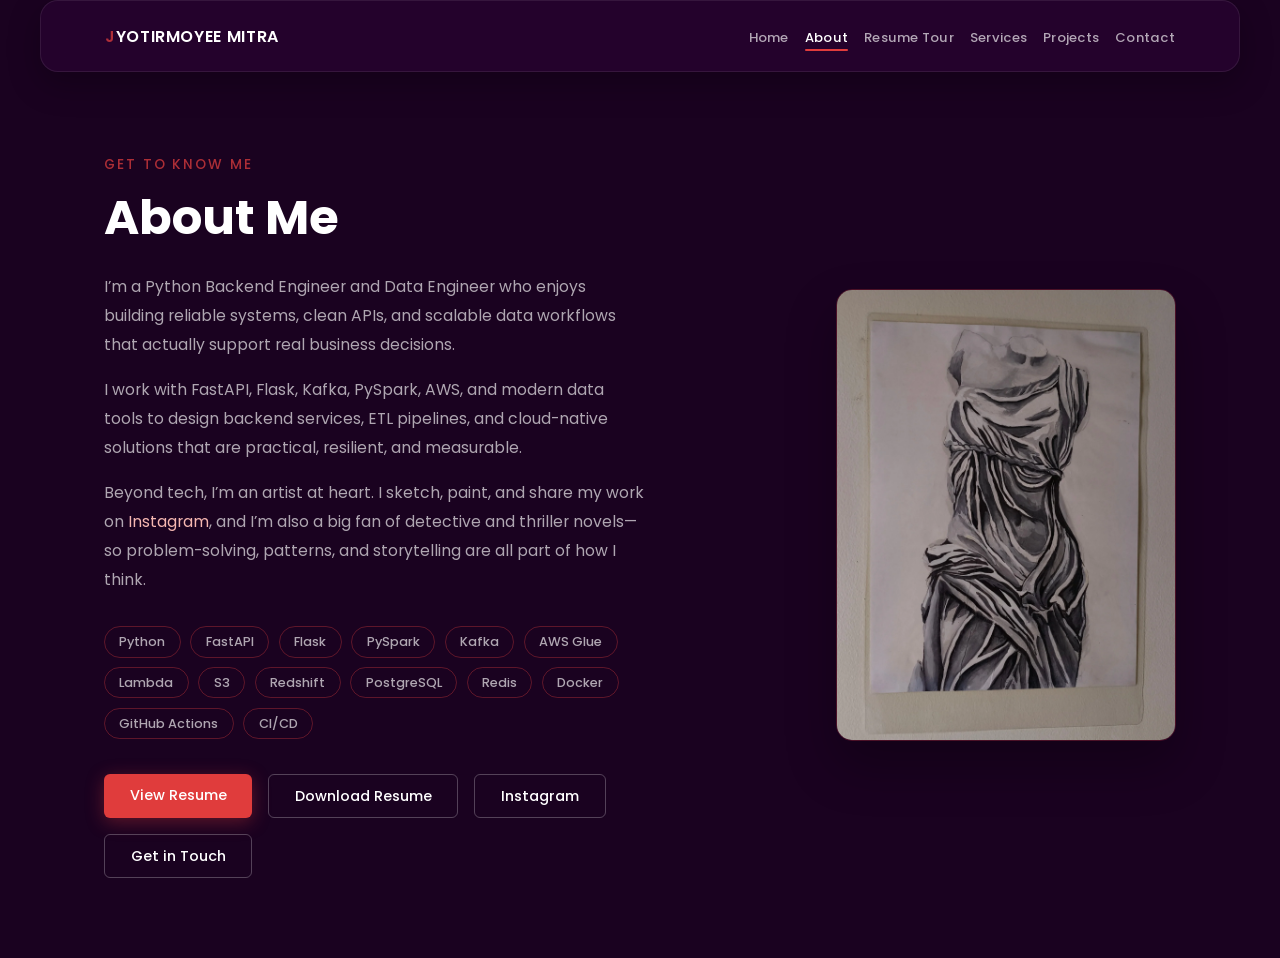
<file: PORTFOLIO/about.html>
<!DOCTYPE html>
<html lang="en">
<head>
    <meta charset="UTF-8">
    <meta name="viewport" content="width=device-width, initial-scale=1.0">
    <title>About Jyotirmoyee Mitra | Python Backend &amp; Data Engineer</title>
    <meta name="description" content="Meet Jyotirmoyee Mitra, a Python backend and data engineer in Bengaluru who builds APIs, AWS data pipelines, and streaming workflows, and enjoys making art.">
    <meta name="author" content="Jyotirmoyee Mitra">
    <meta name="robots" content="index, follow">
    <link rel="canonical" href="https://jyotirmoyeemitra.netlify.app/PORTFOLIO/about.html">
    <meta property="og:type" content="website">
    <meta property="og:site_name" content="Jyotirmoyee Mitra Portfolio">
    <meta property="og:title" content="About Jyotirmoyee Mitra | Python Backend &amp; Data Engineer">
    <meta property="og:description" content="Learn about Jyotirmoyee Mitra's backend and data engineering work, creative interests, and experience.">
    <meta property="og:url" content="https://jyotirmoyeemitra.netlify.app/PORTFOLIO/about.html">
    <meta property="og:image" content="https://jyotirmoyeemitra.netlify.app/PORTFOLIO/bg.jpg">
    <meta name="twitter:card" content="summary_large_image">
    <meta name="twitter:title" content="About Jyotirmoyee Mitra">
    <meta name="twitter:description" content="Python backend and data engineer, artist, and reader based in Bengaluru.">
    <meta name="twitter:image" content="https://jyotirmoyeemitra.netlify.app/PORTFOLIO/bg.jpg">
    <link rel="preconnect" href="https://fonts.googleapis.com">
    <link rel="preconnect" href="https://fonts.gstatic.com" crossorigin>
    <link href="https://fonts.googleapis.com/css2?family=Poppins:wght@300;400;500;600;700&display=swap" rel="stylesheet">
    <style>
        :root {
            --bg-dark: #1a0220;
            --accent: #e03c3c;
            --accent-muted: rgba(221, 61, 61, 0.75);
            --text: #ffffff;
            --text-muted: rgba(255, 255, 255, 0.65);
            --transition: 0.3s ease;
        }

        *, *::before, *::after {
            margin: 0;
            padding: 0;
            box-sizing: border-box;
        }

        html {
            scroll-behavior: smooth;
        }

        body {
            background-color: var(--bg-dark);
            color: var(--text);
            font-family: 'Poppins', sans-serif;
            min-height: 100vh;
        }

        /* ── Nav ── */
        nav {
            position: sticky;
            top: 18px;
            z-index: 100;
            display: flex;
            justify-content: space-between;
            align-items: center;
            width: min(1200px, calc(100% - 32px));
            margin: 0 auto;
            padding: 0 5%;
            height: 72px;
            background: rgba(40, 3, 48, 0.82);
            border: 1px solid rgba(255, 255, 255, 0.08);
            backdrop-filter: blur(12px);
            border-radius: 18px;
            box-shadow: 0 12px 32px rgba(0, 0, 0, 0.25);
        }

        .nav-logo {
            font-size: 1.15rem;
            font-weight: 600;
            text-transform: uppercase;
            text-decoration: none;
            color: var(--text);
            letter-spacing: 0.04em;
            transition: opacity var(--transition);
        }

        .nav-logo:hover {
            opacity: 0.85;
        }

        .nav-logo .accent {
            color: var(--accent-muted);
        }

        nav ul {
            display: flex;
            gap: 2rem;
            list-style: none;
        }

        nav ul a {
            text-decoration: none;
            color: var(--text-muted);
            font-size: 0.9rem;
            font-weight: 500;
            letter-spacing: 0.02em;
            position: relative;
            transition: color var(--transition);
        }

        nav ul a::after {
            content: '';
            position: absolute;
            bottom: -4px;
            left: 0;
            width: 0;
            height: 2px;
            background: var(--accent);
            transition: width var(--transition);
            border-radius: 2px;
        }

        nav ul a:hover,
        nav ul a.active {
            color: var(--text);
        }

        nav ul a:hover::after,
        nav ul a.active::after {
            width: 100%;
        }

        /* ── About Section ── */
        .about {
            display: flex;
            justify-content: space-between;
            align-items: center;
            gap: 2rem;
            width: min(1200px, calc(100% - 32px));
            margin: 0 auto;
            padding: 5rem 5%;
            min-height: calc(100vh - 72px);
        }

        .about-text {
            flex: 1;
            max-width: 540px;
        }

        .about-text .label {
            font-size: 0.85rem;
            font-weight: 500;
            text-transform: uppercase;
            letter-spacing: 0.14em;
            color: var(--accent-muted);
            margin-bottom: 0.75rem;
        }

        .about-text h1 {
            font-size: clamp(2rem, 4.5vw, 3rem);
            font-weight: 700;
            line-height: 1.2;
            margin-bottom: 1.6rem;
        }

        .about-text p {
            font-size: 0.98rem;
            color: var(--text-muted);
            line-height: 1.85;
            margin-bottom: 1rem;
        }

        .about-text p:last-of-type {
            margin-bottom: 0;
        }

        /* Skills / tags */
        .tags {
            display: flex;
            flex-wrap: wrap;
            gap: 0.6rem;
            margin-top: 2rem;
        }

        .tag {
            padding: 0.35rem 0.9rem;
            border-radius: 20px;
            font-size: 0.8rem;
            font-weight: 500;
            border: 1.5px solid rgba(221, 61, 61, 0.35);
            color: var(--text-muted);
            transition: border-color var(--transition), color var(--transition);
        }

        .tag:hover {
            border-color: var(--accent-muted);
            color: var(--text);
        }

        .about-actions {
            margin-top: 2.2rem;
            display: flex;
            gap: 1rem;
            flex-wrap: wrap;
        }

        .btn {
            display: inline-block;
            padding: 0.65rem 1.6rem;
            border-radius: 6px;
            font-size: 0.9rem;
            font-weight: 500;
            text-decoration: none;
            transition: transform var(--transition), box-shadow var(--transition);
        }

        .btn:hover {
            transform: translateY(-2px);
        }

        .btn-primary {
            background: var(--accent);
            color: #fff;
            box-shadow: 0 4px 18px rgba(224, 60, 60, 0.35);
        }

        .btn-primary:hover {
            box-shadow: 0 6px 24px rgba(224, 60, 60, 0.5);
        }

        .btn-outline {
            border: 1.5px solid rgba(255, 255, 255, 0.25);
            color: var(--text);
        }

        .btn-outline:hover {
            border-color: var(--accent-muted);
            color: var(--accent-muted);
        }

        /* ── About Image ── */
        .about-image {
            flex-shrink: 0;
            width: min(340px, 38vw);
        }

        .art-link {
            display: block;
            text-decoration: none;
            border-radius: 16px;
            overflow: hidden;
            border: 1px solid rgba(221, 61, 61, 0.25);
            box-shadow: 0 24px 50px rgba(0, 0, 0, 0.28);
            transition: transform var(--transition), box-shadow var(--transition);
        }

        .art-link:hover {
            transform: translateY(-4px);
            box-shadow: 0 28px 60px rgba(0, 0, 0, 0.35);
        }

        .art-link img {
            display: block;
            width: 100%;
            height: auto;
            object-fit: cover;
        }

    </style>
    <link rel="stylesheet" href="site-refinements.css">
    <script src="navigation.js" defer></script>
</head>
<body>

    <header>
        <nav>
            <a href="Jyotirmoyee_Mitra_Resume_.pdf" target="_blank" class="nav-logo">
                <span class="accent">J</span>yotirmoyee Mitra
            </a>
            <button class="nav-toggle" type="button" aria-label="Open navigation" aria-expanded="false" aria-controls="primary-nav">
                <span></span><span></span><span></span>
            </button>
            <ul id="primary-nav">
                <li><a href="index.html">Home</a></li>
                <li><a href="about.html" class="active">About</a></li>
                <li><a href="resume-tour.html">Resume Tour</a></li>
                <li><a href="services.html">Services</a></li>
                <li><a href="project.html">Projects</a></li>
                <li><a href="contact.html">Contact</a></li>
            </ul>
        </nav>
    </header>

    <main>
        <section id="about" class="about">
            <div class="about-text">
                <p class="label">Get to know me</p>
                <h1>About Me</h1>
                <p>I’m a Python Backend Engineer and Data Engineer who enjoys building reliable systems, clean APIs, and scalable data workflows that actually support real business decisions.</p>
                <p>I work with FastAPI, Flask, Kafka, PySpark, AWS, and modern data tools to design backend services, ETL pipelines, and cloud-native solutions that are practical, resilient, and measurable.</p>
                <p>Beyond tech, I’m an artist at heart. I sketch, paint, and share my work on <a href="https://www.instagram.com/the.commons_uncommon/" target="_blank" style="color: #f5b7b1; text-decoration: none;">Instagram</a>, and I’m also a big fan of detective and thriller novels—so problem-solving, patterns, and storytelling are all part of how I think.</p>

                <div class="tags">
                    <span class="tag">Python</span>
                    <span class="tag">FastAPI</span>
                    <span class="tag">Flask</span>
                    <span class="tag">PySpark</span>
                    <span class="tag">Kafka</span>
                    <span class="tag">AWS Glue</span>
                    <span class="tag">Lambda</span>
                    <span class="tag">S3</span>
                    <span class="tag">Redshift</span>
                    <span class="tag">PostgreSQL</span>
                    <span class="tag">Redis</span>
                    <span class="tag">Docker</span>
                    <span class="tag">GitHub Actions</span>
                    <span class="tag">CI/CD</span>
                </div>

                <div class="about-actions">
                    <a href="Jyotirmoyee_Mitra_Resume_.pdf" target="_blank" class="btn btn-primary">View Resume</a>
                    <a href="Jyotirmoyee_Mitra_Resume_.pdf" download class="btn btn-outline">Download Resume</a>
                    <a href="https://www.instagram.com/the.commons_uncommon/" target="_blank" class="btn btn-outline">Instagram</a>
                    <a href="contact.html" class="btn btn-outline">Get in Touch</a>
                </div>
            </div>

            <div class="about-image">
                <a class="art-link" href="https://www.instagram.com/the.commons_uncommon/p/DYEL3BvETGH/" target="_blank" aria-label="View my artwork on Instagram">
                    <img src="../686533209_18213831760325742_5411562713450178095_n.webp" alt="My artwork by Jyotirmoyee Mitra">
                </a>
            </div>
        </section>
    </main>

</body>
</html>
</file>
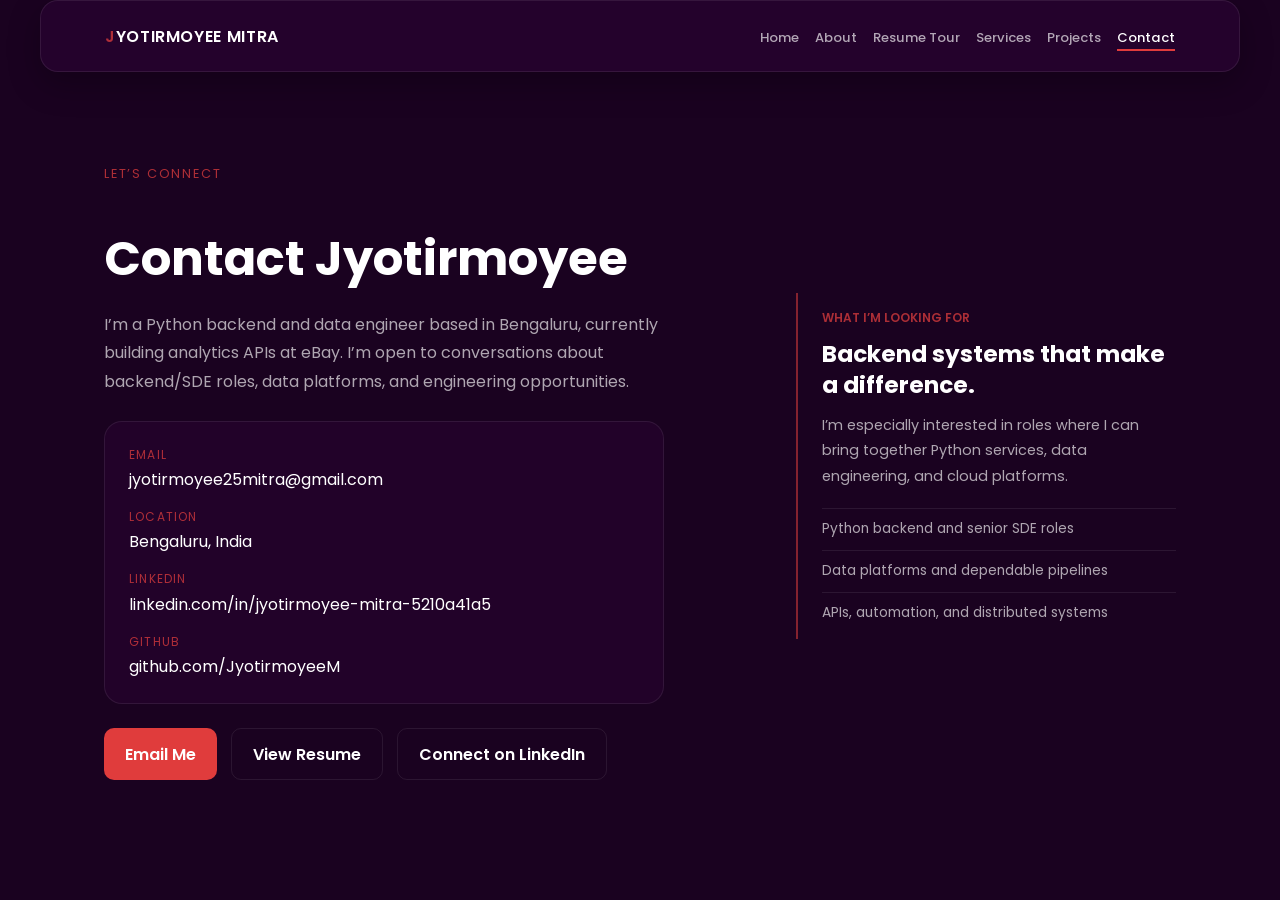
<file: PORTFOLIO/contact.html>
<!DOCTYPE html>
<html lang="en">
<head>
    <meta charset="UTF-8">
    <meta name="viewport" content="width=device-width, initial-scale=1.0">
    <title>Contact Jyotirmoyee Mitra | Python Backend &amp; Data Engineer</title>
    <meta name="description" content="Contact Jyotirmoyee Mitra, a Python backend and data engineer in Bengaluru, about backend roles, data platforms, and engineering opportunities.">
    <meta name="author" content="Jyotirmoyee Mitra">
    <meta name="robots" content="index, follow">
    <link rel="canonical" href="https://jyotirmoyeemitra.netlify.app/PORTFOLIO/contact.html">
    <meta property="og:type" content="website">
    <meta property="og:site_name" content="Jyotirmoyee Mitra Portfolio">
    <meta property="og:title" content="Contact Jyotirmoyee Mitra | Python Backend &amp; Data Engineer">
    <meta property="og:description" content="Get in touch with Jyotirmoyee Mitra about Python backend, data engineering, and cloud roles.">
    <meta property="og:url" content="https://jyotirmoyeemitra.netlify.app/PORTFOLIO/contact.html">
    <meta property="og:image" content="https://jyotirmoyeemitra.netlify.app/PORTFOLIO/Screenshot%202026-11-06%20185819.png">
    <meta name="twitter:card" content="summary_large_image">
    <meta name="twitter:title" content="Contact Jyotirmoyee Mitra">
    <meta name="twitter:description" content="Get in touch about Python backend, data engineering, and cloud roles.">
    <meta name="twitter:image" content="https://jyotirmoyeemitra.netlify.app/PORTFOLIO/Screenshot%202026-11-06%20185819.png">
    <link rel="preconnect" href="https://fonts.googleapis.com">
    <link rel="preconnect" href="https://fonts.gstatic.com" crossorigin>
    <link href="https://fonts.googleapis.com/css2?family=Poppins:wght@300;400;500;600;700&display=swap" rel="stylesheet">
    <style>
        :root {
            --bg-dark: #1a0220;
            --bg-card: #220229;
            --accent: #e03c3c;
            --accent-muted: rgba(221, 61, 61, 0.75);
            --text: #ffffff;
            --text-muted: rgba(255, 255, 255, 0.65);
            --border: rgba(255, 255, 255, 0.08);
            --transition: 0.3s ease;
        }

        * { box-sizing: border-box; }
        html { scroll-behavior: smooth; }
        body {
            margin: 0;
            background: var(--bg-dark);
            color: var(--text);
            font-family: 'Poppins', sans-serif;
        }

        nav {
            position: sticky;
            top: 18px;
            display: flex;
            justify-content: space-between;
            align-items: center;
            width: min(1200px, calc(100% - 32px));
            margin: 0 auto;
            padding: 0 5%;
            height: 72px;
            background: rgba(40, 3, 48, 0.82);
            border: 1px solid rgba(255, 255, 255, 0.08);
            backdrop-filter: blur(12px);
            border-radius: 18px;
            box-shadow: 0 12px 32px rgba(0, 0, 0, 0.25);
        }

        .nav-logo {
            font-size: 1.15rem;
            font-weight: 600;
            text-transform: uppercase;
            text-decoration: none;
            color: var(--text);
            letter-spacing: 0.04em;
        }

        .nav-logo .accent { color: var(--accent-muted); }

        nav ul {
            display: flex;
            gap: 2rem;
            list-style: none;
            margin: 0;
            padding: 0;
        }

        nav ul a {
            text-decoration: none;
            color: var(--text-muted);
            font-size: 0.9rem;
            font-weight: 500;
            position: relative;
            transition: color var(--transition);
        }

        nav ul a::after {
            content: '';
            position: absolute;
            bottom: -4px;
            left: 0;
            width: 0;
            height: 2px;
            background: var(--accent);
            transition: width var(--transition);
        }

        nav ul a:hover, nav ul a.active { color: var(--text); }
        nav ul a:hover::after, nav ul a.active::after { width: 100%; }

        .contact-wrap {
            display: flex;
            align-items: center;
            justify-content: space-between;
            gap: 3rem;
            width: min(1200px, calc(100% - 32px));
            margin: 0 auto;
            padding: 5rem 5%;
        }

        .contact-info {
            flex: 1;
            max-width: 560px;
        }

        .label {
            font-size: 0.8rem;
            letter-spacing: 0.14em;
            text-transform: uppercase;
            color: var(--accent-muted);
            margin-bottom: 0.8rem;
        }

        h1 {
            font-size: clamp(2.1rem, 4vw, 3rem);
            margin-bottom: 1rem;
        }

        .contact-info > p:not(.label) {
            color: var(--text-muted);
            line-height: 1.8;
            margin-bottom: 1rem;
            font-size: 1rem;
        }

        .contact-card {
            background: var(--bg-card);
            border: 1px solid var(--border);
            border-radius: 18px;
            padding: 1.5rem;
            margin-top: 1.5rem;
        }

        .contact-item {
            display: flex;
            flex-direction: column;
            gap: 0.2rem;
            margin-bottom: 1rem;
        }

        .contact-item:last-child { margin-bottom: 0; }

        .contact-item span {
            font-size: 0.75rem;
            text-transform: uppercase;
            letter-spacing: 0.1em;
            color: var(--accent-muted);
        }

        .contact-item a, .contact-item p {
            color: var(--text);
            text-decoration: none;
            margin: 0;
        }

        .contact-actions {
            display: flex;
            flex-wrap: wrap;
            gap: 0.9rem;
            margin-top: 1.5rem;
        }

        .action-btn {
            display: inline-flex;
            align-items: center;
            justify-content: center;
            padding: 0.8rem 1.3rem;
            border-radius: 10px;
            text-decoration: none;
            font-weight: 600;
            transition: transform var(--transition), opacity var(--transition);
        }

        .action-btn:hover {
            transform: translateY(-2px);
        }

        .action-btn.primary {
            background: var(--accent);
            color: #fff;
        }

        .action-btn.secondary {
            border: 1px solid var(--border);
            color: var(--text);
            background: transparent;
        }

        .contact-visual {
            flex-shrink: 0;
            width: min(420px, 40vw);
        }

        .contact-focus {
            max-width: 380px;
            padding: 1rem 0 1rem 1.5rem;
            border-left: 2px solid rgba(221, 61, 61, 0.55);
        }

        .contact-focus .focus-label {
            margin: 0 0 0.7rem;
            color: var(--accent-muted);
            font-size: 0.75rem;
            font-weight: 600;
            text-transform: uppercase;
        }

        .contact-focus h2 {
            margin: 0 0 0.75rem;
            font-size: 1.45rem;
            line-height: 1.35;
        }

        .contact-focus > p:not(.focus-label) {
            margin: 0;
            color: var(--text-muted);
            font-size: 0.9rem;
            line-height: 1.75;
        }

        .focus-list {
            display: grid;
            gap: 0.65rem;
            margin: 1.2rem 0 0;
            padding: 0;
            color: var(--text-muted);
            font-size: 0.86rem;
            list-style: none;
        }

        .focus-list li {
            padding-top: 0.65rem;
            border-top: 1px solid var(--border);
        }

        @media (max-width: 768px) {
            .contact-wrap { flex-direction: column; padding: 4rem 5%; }
            .contact-visual { width: min(300px, 80vw); }
        }
    </style>
    <link rel="stylesheet" href="site-refinements.css">
    <script src="navigation.js" defer></script>
</head>
<body>
    <header>
        <nav>
            <a href="Jyotirmoyee_Mitra_Resume_.pdf" target="_blank" class="nav-logo">
                <span class="accent">J</span>yotirmoyee Mitra
            </a>
            <button class="nav-toggle" type="button" aria-label="Open navigation" aria-expanded="false" aria-controls="primary-nav">
                <span></span><span></span><span></span>
            </button>
            <ul id="primary-nav">
                <li><a href="index.html">Home</a></li>
                <li><a href="about.html">About</a></li>
                <li><a href="resume-tour.html">Resume Tour</a></li>
                <li><a href="services.html">Services</a></li>
                <li><a href="project.html">Projects</a></li>
                <li><a href="contact.html" class="active">Contact</a></li>
            </ul>
        </nav>
    </header>

    <main>
        <section class="contact-wrap">
            <div class="contact-info">
                <p class="label">Let’s connect</p>
                <h1>Contact Jyotirmoyee</h1>
                <p>I’m a Python backend and data engineer based in Bengaluru, currently building analytics APIs at eBay. I’m open to conversations about backend/SDE roles, data platforms, and engineering opportunities.</p>

                <div class="contact-card">
                    <div class="contact-item">
                        <span>Email</span>
                        <a href="mailto:jyotirmoyee25mitra@gmail.com">jyotirmoyee25mitra@gmail.com</a>
                    </div>
                    <div class="contact-item">
                        <span>Location</span>
                        <p>Bengaluru, India</p>
                    </div>
                    <div class="contact-item">
                        <span>LinkedIn</span>
                        <a href="https://linkedin.com/in/jyotirmoyee-mitra-5210a41a5" target="_blank">linkedin.com/in/jyotirmoyee-mitra-5210a41a5</a>
                    </div>
                    <div class="contact-item">
                        <span>GitHub</span>
                        <a href="https://github.com/JyotirmoyeeM" target="_blank">github.com/JyotirmoyeeM</a>
                    </div>
                </div>

                <div class="contact-actions">
                    <a href="mailto:jyotirmoyee25mitra@gmail.com?subject=Portfolio%20inquiry" class="action-btn primary">Email Me</a>
                    <a href="Jyotirmoyee_Mitra_Resume_.pdf" target="_blank" class="action-btn secondary">View Resume</a>
                    <a href="https://linkedin.com/in/jyotirmoyee-mitra-5210a41a5" target="_blank" rel="noopener noreferrer" class="action-btn secondary">Connect on LinkedIn</a>
                </div>
            </div>

            <div class="contact-visual contact-focus">
                <p class="focus-label">What I’m looking for</p>
                <h2>Backend systems that make a difference.</h2>
                <p>I’m especially interested in roles where I can bring together Python services, data engineering, and cloud platforms.</p>
                <ul class="focus-list">
                    <li>Python backend and senior SDE roles</li>
                    <li>Data platforms and dependable pipelines</li>
                    <li>APIs, automation, and distributed systems</li>
                </ul>
            </div>
        </section>
    </main>
</body>
</html>
</file>
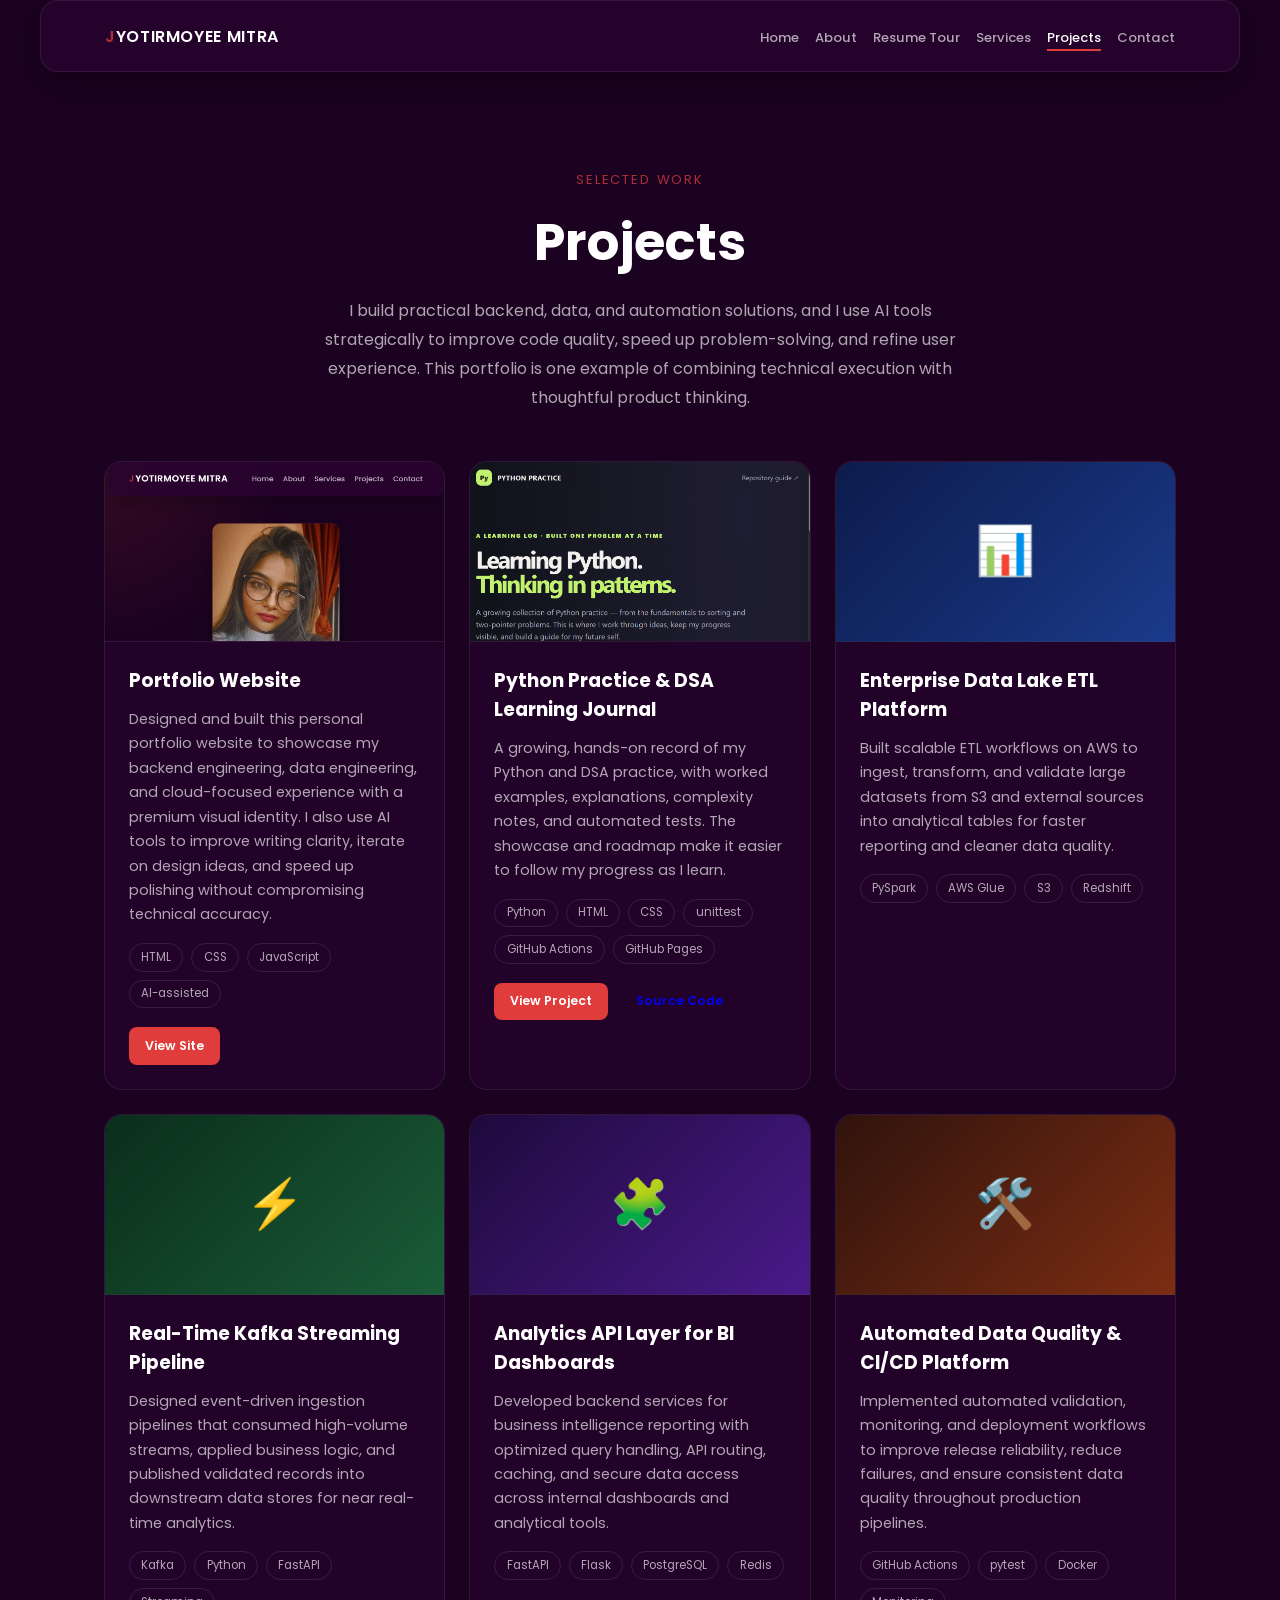
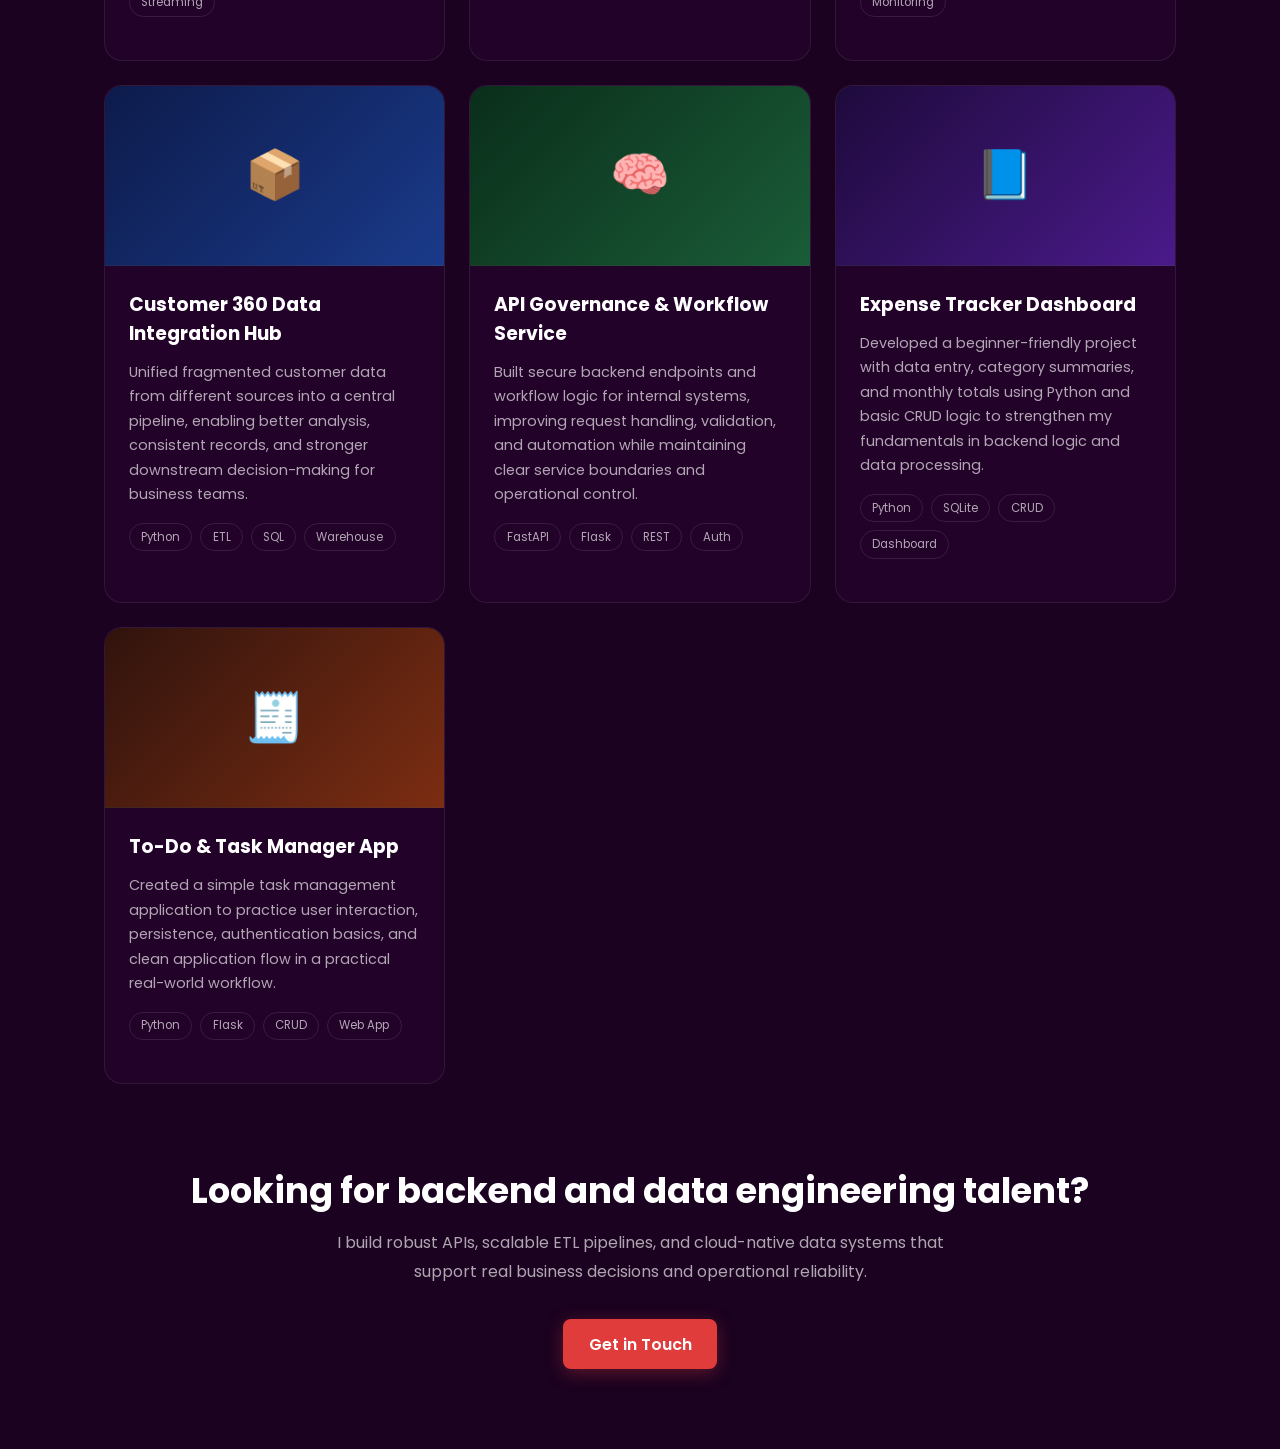
<file: PORTFOLIO/project.html>
<!DOCTYPE html>
<html lang="en">
<head>
    <meta charset="UTF-8">
    <meta name="viewport" content="width=device-width, initial-scale=1.0">
    <title>Backend &amp; Data Engineering Projects | Jyotirmoyee Mitra</title>
    <meta name="description" content="Explore backend, data engineering, and Python practice projects by Jyotirmoyee Mitra, including AWS ETL, Kafka streaming, analytics APIs, and a DSA learning journal.">
    <meta name="author" content="Jyotirmoyee Mitra">
    <meta name="robots" content="index, follow">
    <link rel="canonical" href="https://jyotirmoyeemitra.netlify.app/PORTFOLIO/project.html">
    <meta property="og:type" content="website">
    <meta property="og:site_name" content="Jyotirmoyee Mitra Portfolio">
    <meta property="og:title" content="Backend &amp; Data Engineering Projects | Jyotirmoyee Mitra">
    <meta property="og:description" content="Selected backend, AWS data, Kafka, analytics, and Python DSA learning projects.">
    <meta property="og:url" content="https://jyotirmoyeemitra.netlify.app/PORTFOLIO/project.html">
    <meta property="og:image" content="https://jyotirmoyeemitra.netlify.app/PORTFOLIO/Screenshot%202026-11-06%20185819.png">
    <meta name="twitter:card" content="summary_large_image">
    <meta name="twitter:title" content="Projects | Jyotirmoyee Mitra">
    <meta name="twitter:description" content="Selected backend, AWS data, Kafka, analytics, and Python DSA learning projects.">
    <meta name="twitter:image" content="https://jyotirmoyeemitra.netlify.app/PORTFOLIO/Screenshot%202026-11-06%20185819.png">
    <link rel="preconnect" href="https://fonts.googleapis.com">
    <link rel="preconnect" href="https://fonts.gstatic.com" crossorigin>
    <link href="https://fonts.googleapis.com/css2?family=Poppins:wght@300;400;500;600;700&display=swap" rel="stylesheet">
    <style>
        :root {
            --bg-dark: #1a0220;
            --bg-card: #220229;
            --accent: #e03c3c;
            --accent-muted: rgba(221, 61, 61, 0.75);
            --text: #ffffff;
            --text-muted: rgba(255, 255, 255, 0.65);
            --border: rgba(255, 255, 255, 0.08);
            --transition: 0.3s ease;
        }

        * { box-sizing: border-box; }
        html { scroll-behavior: smooth; }
        body {
            margin: 0;
            background: var(--bg-dark);
            color: var(--text);
            font-family: 'Poppins', sans-serif;
        }

        nav {
            position: sticky;
            top: 18px;
            z-index: 10;
            display: flex;
            justify-content: space-between;
            align-items: center;
            width: min(1200px, calc(100% - 32px));
            margin: 0 auto;
            padding: 0 5%;
            height: 72px;
            background: rgba(40, 3, 48, 0.82);
            border: 1px solid rgba(255, 255, 255, 0.08);
            backdrop-filter: blur(12px);
            border-radius: 18px;
            box-shadow: 0 12px 32px rgba(0, 0, 0, 0.25);
        }

        .nav-logo {
            font-size: 1.15rem;
            font-weight: 600;
            text-transform: uppercase;
            text-decoration: none;
            color: var(--text);
            letter-spacing: 0.04em;
        }

        .nav-logo .accent { color: var(--accent-muted); }

        nav ul {
            display: flex;
            gap: 2rem;
            list-style: none;
            margin: 0;
            padding: 0;
        }

        nav ul a {
            text-decoration: none;
            color: var(--text-muted);
            font-size: 0.9rem;
            font-weight: 500;
            position: relative;
            transition: color var(--transition);
        }

        nav ul a::after {
            content: '';
            position: absolute;
            bottom: -4px;
            left: 0;
            width: 0;
            height: 2px;
            background: var(--accent);
            transition: width var(--transition);
        }

        nav ul a:hover,
        nav ul a.active {
            color: var(--text);
        }

        nav ul a:hover::after,
        nav ul a.active::after {
            width: 100%;
        }

        .projects-header {
            text-align: center;
            padding: 5rem 8% 2rem;
        }

        .projects-header .label {
            font-size: 0.82rem;
            letter-spacing: 0.14em;
            text-transform: uppercase;
            color: var(--accent-muted);
            margin-bottom: 0.8rem;
        }

        .projects-header h1 {
            font-size: clamp(2.1rem, 4vw, 3.2rem);
            margin: 0;
        }

        .projects-header p {
            max-width: 650px;
            margin: 1rem auto 0;
            color: var(--text-muted);
            line-height: 1.8;
        }

        .projects-grid {
            display: grid;
            grid-template-columns: repeat(auto-fit, minmax(280px, 1fr));
            gap: 1.5rem;
            padding: 1rem 8% 5rem;
        }

        .project-card {
            background: var(--bg-card);
            border: 1px solid var(--border);
            border-radius: 18px;
            overflow: hidden;
            transition: transform var(--transition), border-color var(--transition), box-shadow var(--transition);
        }

        .project-card:hover {
            transform: translateY(-5px);
            border-color: rgba(221, 61, 61, 0.35);
            box-shadow: 0 12px 36px rgba(0, 0, 0, 0.35);
        }

        .project-thumb {
            height: 180px;
            display: flex;
            align-items: center;
            justify-content: center;
            font-size: 3rem;
            border-bottom: 1px solid var(--border);
            overflow: hidden;
        }

        .project-thumb img {
            display: block;
            width: 100%;
            height: 100%;
            object-fit: cover;
            object-position: top;
        }

        .thumb-1 { background: linear-gradient(135deg, #0d1b4b, #1a3a8a); }
        .thumb-2 { background: linear-gradient(135deg, #0a2e1a, #1a5c38); }
        .thumb-3 { background: linear-gradient(135deg, #1e0a3c, #4a1a8a); }
        .thumb-4 { background: linear-gradient(135deg, #30130d, #7c2d12); }

        .project-body {
            padding: 1.5rem;
        }

        .project-body h3 {
            margin: 0 0 0.75rem;
            font-size: 1.18rem;
        }

        .project-body p {
            margin: 0 0 1rem;
            color: var(--text-muted);
            line-height: 1.7;
            font-size: 0.9rem;
        }

        .tech-stack {
            display: flex;
            flex-wrap: wrap;
            gap: 0.5rem;
            margin-bottom: 1.2rem;
        }

        .tech-stack span {
            border: 1px solid rgba(255,255,255,0.1);
            border-radius: 999px;
            padding: 0.3rem 0.7rem;
            font-size: 0.72rem;
            color: var(--text-muted);
        }

        .project-links {
            display: flex;
            gap: 0.75rem;
        }

        .project-links a {
            display: inline-block;
            padding: 0.6rem 1rem;
            border-radius: 8px;
            text-decoration: none;
            font-size: 0.78rem;
            font-weight: 600;
        }

        .project-links .primary {
            background: var(--accent);
            color: #fff;
        }

        .cta {
            text-align: center;
            padding: 0 8% 5rem;
        }

        .cta h2 {
            margin: 0 0 0.75rem;
            font-size: clamp(1.5rem, 3vw, 2.2rem);
        }

        .cta p {
            margin: 0 auto 2rem;
            max-width: 620px;
            color: var(--text-muted);
            line-height: 1.8;
        }

        .btn {
            display: inline-block;
            padding: 0.8rem 1.6rem;
            border-radius: 8px;
            background: var(--accent);
            color: #fff;
            text-decoration: none;
            font-weight: 600;
            box-shadow: 0 4px 18px rgba(224, 60, 60, 0.35);
        }

        @media (max-width: 480px) {
            .projects-grid { grid-template-columns: 1fr; }
        }
    </style>
    <link rel="stylesheet" href="site-refinements.css">
    <script src="navigation.js" defer></script>
</head>
<body>
    <header>
        <nav>
            <a href="Jyotirmoyee_Mitra_Resume_.pdf" target="_blank" class="nav-logo">
                <span class="accent">J</span>yotirmoyee Mitra
            </a>
            <button class="nav-toggle" type="button" aria-label="Open navigation" aria-expanded="false" aria-controls="primary-nav">
                <span></span><span></span><span></span>
            </button>
            <ul id="primary-nav">
                <li><a href="index.html">Home</a></li>
                <li><a href="about.html">About</a></li>
                <li><a href="resume-tour.html">Resume Tour</a></li>
                <li><a href="services.html">Services</a></li>
                <li><a href="project.html" class="active">Projects</a></li>
                <li><a href="contact.html">Contact</a></li>
            </ul>
        </nav>
    </header>

    <main>
        <section class="projects-header">
            <p class="label">Selected work</p>
            <h1>Projects</h1>
            <p>I build practical backend, data, and automation solutions, and I use AI tools strategically to improve code quality, speed up problem-solving, and refine user experience. This portfolio is one example of combining technical execution with thoughtful product thinking.</p>
        </section>

        <section class="projects-grid">
            <article class="project-card">
                <div class="project-thumb">
                    <img src="Screenshot%202026-11-06%20185819.png" alt="Screenshot of my portfolio website homepage">
                </div>
                <div class="project-body">
                    <h3>Portfolio Website</h3>
                    <p>Designed and built this personal portfolio website to showcase my backend engineering, data engineering, and cloud-focused experience with a premium visual identity. I also use AI tools to improve writing clarity, iterate on design ideas, and speed up polishing without compromising technical accuracy.</p>
                    <div class="tech-stack">
                        <span>HTML</span>
                        <span>CSS</span>
                        <span>JavaScript</span>
                        <span>AI-assisted</span>
                    </div>
                    <div class="project-links">
                        <a href="index.html" class="primary">View Site</a>
                    </div>
                </div>
            </article>

            <article class="project-card">
                <div class="project-thumb">
                    <img src="Screenshot%202026-11-06%20205704.png" alt="Screenshot of my Python Practice and DSA learning journal">
                </div>
                <div class="project-body">
                    <h3>Python Practice &amp; DSA Learning Journal</h3>
                    <p>A growing, hands-on record of my Python and DSA practice, with worked examples, explanations, complexity notes, and automated tests. The showcase and roadmap make it easier to follow my progress as I learn.</p>
                    <div class="tech-stack">
                        <span>Python</span>
                        <span>HTML</span>
                        <span>CSS</span>
                        <span>unittest</span>
                        <span>GitHub Actions</span>
                        <span>GitHub Pages</span>
                    </div>
                    <div class="project-links">
                        <a href="https://jyotirmoyeem.github.io/Practice/" class="primary" target="_blank" rel="noopener noreferrer">View Project</a>
                        <a href="https://github.com/JyotirmoyeeM/Practice" target="_blank" rel="noopener noreferrer">Source Code</a>
                    </div>
                </div>
            </article>

            <article class="project-card">
                <div class="project-thumb thumb-1">📊</div>
                <div class="project-body">
                    <h3>Enterprise Data Lake ETL Platform</h3>
                    <p>Built scalable ETL workflows on AWS to ingest, transform, and validate large datasets from S3 and external sources into analytical tables for faster reporting and cleaner data quality.</p>
                    <div class="tech-stack">
                        <span>PySpark</span>
                        <span>AWS Glue</span>
                        <span>S3</span>
                        <span>Redshift</span>
                    </div>
                </div>
            </article>

            <article class="project-card">
                <div class="project-thumb thumb-2">⚡</div>
                <div class="project-body">
                    <h3>Real-Time Kafka Streaming Pipeline</h3>
                    <p>Designed event-driven ingestion pipelines that consumed high-volume streams, applied business logic, and published validated records into downstream data stores for near real-time analytics.</p>
                    <div class="tech-stack">
                        <span>Kafka</span>
                        <span>Python</span>
                        <span>FastAPI</span>
                        <span>Streaming</span>
                    </div>
                </div>
            </article>

            <article class="project-card">
                <div class="project-thumb thumb-3">🧩</div>
                <div class="project-body">
                    <h3>Analytics API Layer for BI Dashboards</h3>
                    <p>Developed backend services for business intelligence reporting with optimized query handling, API routing, caching, and secure data access across internal dashboards and analytical tools.</p>
                    <div class="tech-stack">
                        <span>FastAPI</span>
                        <span>Flask</span>
                        <span>PostgreSQL</span>
                        <span>Redis</span>
                    </div>
                </div>
            </article>

            <article class="project-card">
                <div class="project-thumb thumb-4">🛠️</div>
                <div class="project-body">
                    <h3>Automated Data Quality & CI/CD Platform</h3>
                    <p>Implemented automated validation, monitoring, and deployment workflows to improve release reliability, reduce failures, and ensure consistent data quality throughout production pipelines.</p>
                    <div class="tech-stack">
                        <span>GitHub Actions</span>
                        <span>pytest</span>
                        <span>Docker</span>
                        <span>Monitoring</span>
                    </div>
                </div>
            </article>

            <article class="project-card">
                <div class="project-thumb thumb-1">📦</div>
                <div class="project-body">
                    <h3>Customer 360 Data Integration Hub</h3>
                    <p>Unified fragmented customer data from different sources into a central pipeline, enabling better analysis, consistent records, and stronger downstream decision-making for business teams.</p>
                    <div class="tech-stack">
                        <span>Python</span>
                        <span>ETL</span>
                        <span>SQL</span>
                        <span>Warehouse</span>
                    </div>
                </div>
            </article>

            <article class="project-card">
                <div class="project-thumb thumb-2">🧠</div>
                <div class="project-body">
                    <h3>API Governance & Workflow Service</h3>
                    <p>Built secure backend endpoints and workflow logic for internal systems, improving request handling, validation, and automation while maintaining clear service boundaries and operational control.</p>
                    <div class="tech-stack">
                        <span>FastAPI</span>
                        <span>Flask</span>
                        <span>REST</span>
                        <span>Auth</span>
                    </div>
                </div>
            </article>

            <article class="project-card">
                <div class="project-thumb thumb-3">📘</div>
                <div class="project-body">
                    <h3>Expense Tracker Dashboard</h3>
                    <p>Developed a beginner-friendly project with data entry, category summaries, and monthly totals using Python and basic CRUD logic to strengthen my fundamentals in backend logic and data processing.</p>
                    <div class="tech-stack">
                        <span>Python</span>
                        <span>SQLite</span>
                        <span>CRUD</span>
                        <span>Dashboard</span>
                    </div>
                </div>
            </article>

            <article class="project-card">
                <div class="project-thumb thumb-4">🧾</div>
                <div class="project-body">
                    <h3>To-Do & Task Manager App</h3>
                    <p>Created a simple task management application to practice user interaction, persistence, authentication basics, and clean application flow in a practical real-world workflow.</p>
                    <div class="tech-stack">
                        <span>Python</span>
                        <span>Flask</span>
                        <span>CRUD</span>
                        <span>Web App</span>
                    </div>
                </div>
            </article>
        </section>

        <section class="cta">
            <h2>Looking for backend and data engineering talent?</h2>
            <p>I build robust APIs, scalable ETL pipelines, and cloud-native data systems that support real business decisions and operational reliability.</p>
            <a href="contact.html" class="btn">Get in Touch</a>
        </section>
    </main>
</body>
</html>
</file>
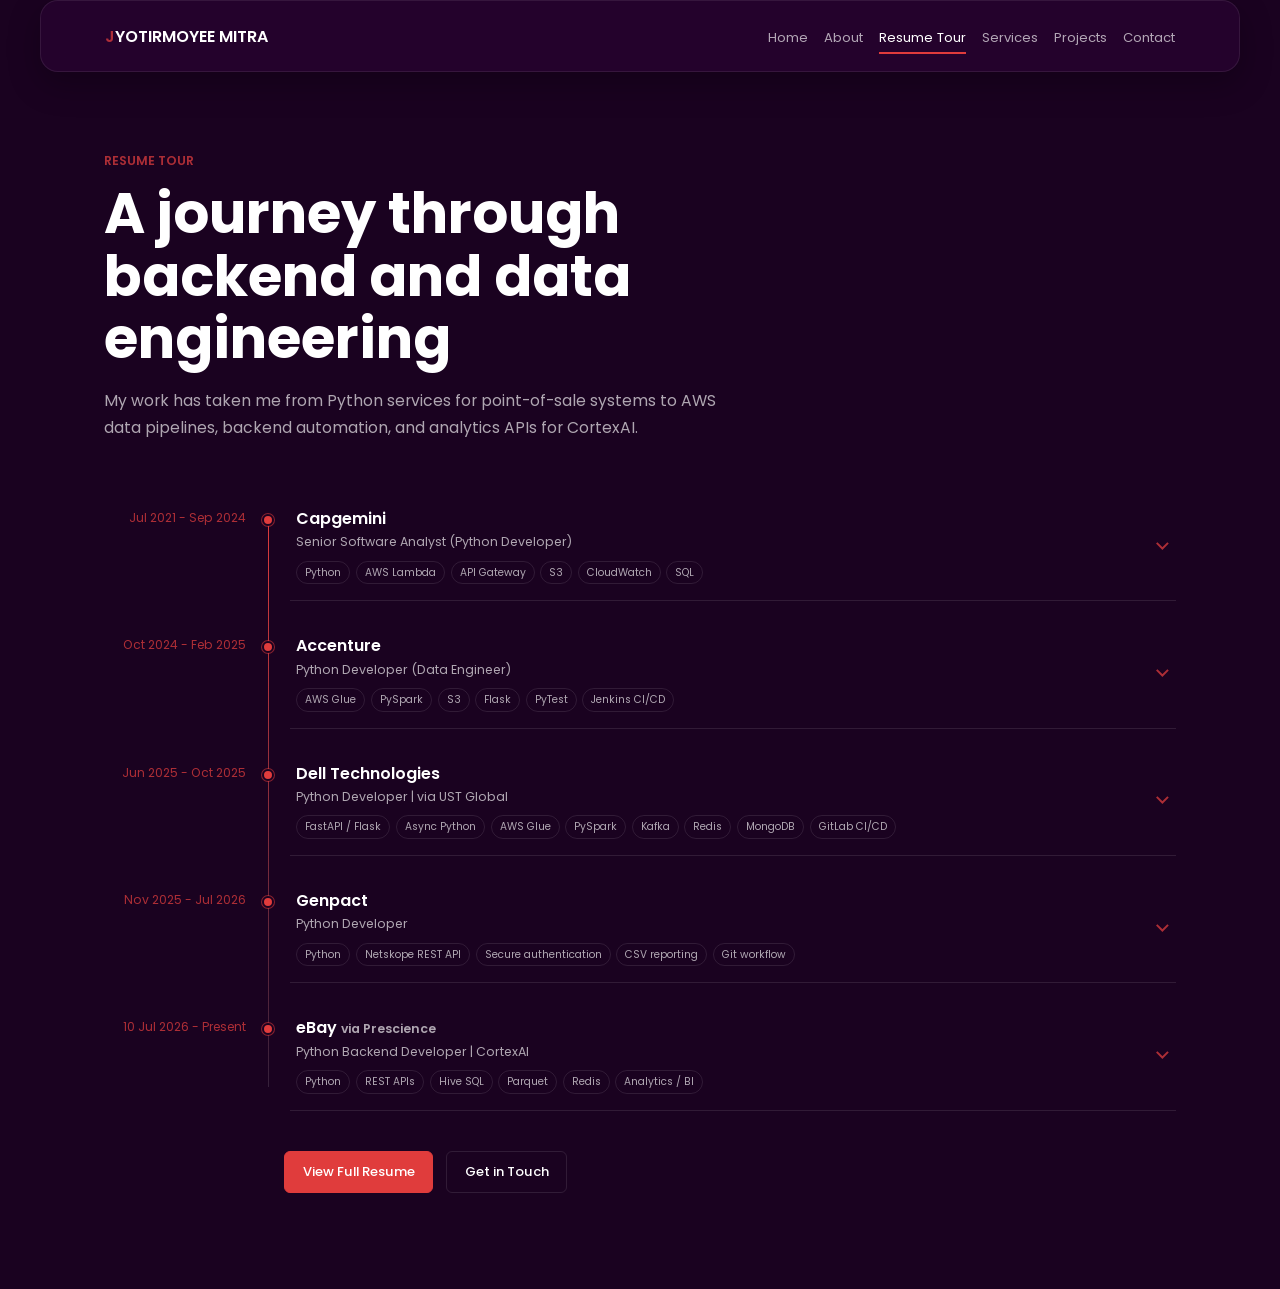
<file: PORTFOLIO/resume-tour.html>
<!DOCTYPE html>
<html lang="en">
<head>
    <meta charset="UTF-8">
    <meta name="viewport" content="width=device-width, initial-scale=1.0">
    <title>Resume Tour | Jyotirmoyee Mitra, Python Backend Engineer</title>
    <meta name="description" content="Follow Jyotirmoyee Mitra's career from Python backend systems to AWS data engineering, enterprise automation, and CortexAI analytics APIs at eBay.">
    <meta name="author" content="Jyotirmoyee Mitra">
    <meta name="robots" content="index, follow">
    <link rel="canonical" href="https://jyotirmoyeemitra.netlify.app/PORTFOLIO/resume-tour.html">
    <meta property="og:type" content="website">
    <meta property="og:site_name" content="Jyotirmoyee Mitra Portfolio">
    <meta property="og:title" content="Resume Tour | Jyotirmoyee Mitra">
    <meta property="og:description" content="A concise career timeline covering backend engineering, data platforms, and enterprise automation.">
    <meta property="og:url" content="https://jyotirmoyeemitra.netlify.app/PORTFOLIO/resume-tour.html">
    <meta property="og:image" content="https://jyotirmoyeemitra.netlify.app/PORTFOLIO/bg.jpg">
    <meta name="twitter:card" content="summary_large_image">
    <meta name="twitter:title" content="Resume Tour | Jyotirmoyee Mitra">
    <meta name="twitter:description" content="A concise career timeline from backend engineering to CortexAI analytics at eBay.">
    <meta name="twitter:image" content="https://jyotirmoyeemitra.netlify.app/PORTFOLIO/bg.jpg">
    <link rel="preconnect" href="https://fonts.googleapis.com">
    <link rel="preconnect" href="https://fonts.gstatic.com" crossorigin>
    <link href="https://fonts.googleapis.com/css2?family=Poppins:wght@300;400;500;600;700&display=swap" rel="stylesheet">
    <style>
        :root {
            --bg-dark: #1a0220;
            --accent: #e03c3c;
            --accent-muted: rgba(221, 61, 61, 0.75);
            --text: #ffffff;
            --text-muted: rgba(255, 255, 255, 0.65);
            --border: rgba(255, 255, 255, 0.1);
            --transition: 0.3s ease;
        }

        *, *::before, *::after { box-sizing: border-box; }
        html { scroll-behavior: smooth; }
        body {
            margin: 0;
            min-height: 100vh;
            background: var(--bg-dark);
            color: var(--text);
            font-family: 'Poppins', sans-serif;
        }

        nav {
            position: sticky;
            top: 18px;
            z-index: 100;
            display: flex;
            align-items: center;
            justify-content: space-between;
            width: min(1200px, calc(100% - 32px));
            height: 72px;
            margin: 0 auto;
            padding: 0 5%;
            border: 1px solid rgba(255, 255, 255, 0.08);
            border-radius: 18px;
            background: rgba(40, 3, 48, 0.82);
            backdrop-filter: blur(12px);
            box-shadow: 0 12px 32px rgba(0, 0, 0, 0.25);
        }

        .nav-logo {
            color: var(--text);
            font-size: 1.05rem;
            font-weight: 600;
            text-decoration: none;
            text-transform: uppercase;
            white-space: nowrap;
        }

        .nav-logo span { color: var(--accent-muted); }
        nav ul { display: flex; gap: 1.4rem; margin: 0; padding: 0; list-style: none; }
        nav ul a {
            position: relative;
            color: var(--text-muted);
            font-size: 0.82rem;
            text-decoration: none;
            transition: color var(--transition);
        }

        nav ul a:hover, nav ul a.active { color: var(--text); }
        nav ul a.active::after {
            position: absolute;
            right: 0;
            bottom: -7px;
            left: 0;
            height: 2px;
            background: var(--accent);
            content: '';
        }

        .tour {
            width: min(1200px, calc(100% - 32px));
            margin: 0 auto;
            padding: 5rem 5% 6rem;
        }

        .tour-header { max-width: 720px; margin-bottom: 3rem; }
        .tour-label {
            margin: 0 0 0.8rem;
            color: var(--accent-muted);
            font-size: 0.78rem;
            font-weight: 600;
            text-transform: uppercase;
        }

        h1 {
            margin: 0;
            font-size: clamp(2.2rem, 5vw, 3.5rem);
            line-height: 1.12;
        }

        .tour-intro {
            max-width: 650px;
            margin: 1rem 0 0;
            color: var(--text-muted);
            font-size: 0.98rem;
            line-height: 1.75;
        }

        .timeline {
            position: relative;
            display: grid;
            gap: 1rem;
            margin: 0;
            padding: 0;
            list-style: none;
        }

        .timeline::before {
            position: absolute;
            top: 1.5rem;
            bottom: 1.5rem;
            left: 164px;
            width: 1px;
            background: linear-gradient(to bottom, var(--accent), rgba(255, 255, 255, 0.12));
            content: '';
        }

        .timeline-stop {
            display: grid;
            grid-template-columns: 142px 12px minmax(0, 1fr);
            align-items: start;
            gap: 1rem;
        }

        .timeline-date {
            padding-top: 1.2rem;
            color: var(--accent-muted);
            font-size: 0.76rem;
            text-align: right;
            white-space: nowrap;
        }

        .timeline-marker {
            z-index: 1;
            width: 12px;
            height: 12px;
            margin-top: 1.5rem;
            border: 2px solid var(--bg-dark);
            border-radius: 50%;
            background: var(--accent);
            box-shadow: 0 0 0 1px rgba(224, 60, 60, 0.55);
        }

        .timeline-entry {
            min-width: 0;
            border-bottom: 1px solid var(--border);
        }

        .timeline-heading {
            display: flex;
            align-items: center;
            justify-content: space-between;
            gap: 1rem;
            padding: 1rem 0.4rem;
            color: var(--text);
            cursor: pointer;
            list-style: none;
        }

        .timeline-heading::-webkit-details-marker { display: none; }
        .timeline-heading::marker { content: ''; }

        .timeline-heading-main { display: grid; gap: 0.15rem; }
        .timeline-company { font-size: 1rem; font-weight: 600; }
        .timeline-role { color: var(--text-muted); font-size: 0.78rem; }

        .timeline-keywords {
            display: flex;
            flex-wrap: wrap;
            gap: 0.35rem;
            margin-top: 0.45rem;
        }

        .timeline-keywords span {
            padding: 0.18rem 0.5rem;
            border: 1px solid var(--border);
            border-radius: 999px;
            color: var(--text-muted);
            font-size: 0.65rem;
            line-height: 1.5;
        }

        .timeline-toggle {
            flex: 0 0 auto;
            width: 0.55rem;
            height: 0.55rem;
            margin: -0.25rem 0.2rem 0 0;
            border-right: 2px solid var(--accent-muted);
            border-bottom: 2px solid var(--accent-muted);
            transform: rotate(45deg);
            transition: transform var(--transition), color var(--transition);
        }

        .timeline-entry:hover .timeline-toggle,
        .timeline-entry:focus-within .timeline-toggle,
        .timeline-entry[open] .timeline-toggle {
            border-color: var(--text);
            transform: rotate(225deg);
        }

        .timeline-entry:hover .timeline-heading,
        .timeline-entry:focus-within .timeline-heading,
        .timeline-entry[open] .timeline-heading {
            color: var(--text);
        }

        .timeline-detail {
            display: none;
            padding: 0 2.5rem 1rem 0.4rem;
            color: var(--text-muted);
            font-size: 0.84rem;
            line-height: 1.7;
        }

        .timeline-detail p { margin: 0; }
        .timeline-detail strong { color: var(--text); font-weight: 600; }

        .timeline-entry[open] .timeline-detail {
            display: block;
            animation: reveal-detail 0.25s ease-out both;
        }

        .tour-actions { display: flex; flex-wrap: wrap; gap: 0.8rem; margin: 2.5rem 0 0 180px; }
        .tour-actions a {
            display: inline-block;
            padding: 0.65rem 1.1rem;
            border: 1px solid var(--border);
            border-radius: 6px;
            color: var(--text);
            font-size: 0.82rem;
            font-weight: 500;
            text-decoration: none;
            transition: background var(--transition), border-color var(--transition);
        }

        .tour-actions a:hover { border-color: var(--accent-muted); background: rgba(224, 60, 60, 0.12); }
        .tour-actions .primary { border-color: var(--accent); background: var(--accent); }
        .tour-actions .primary:hover { background: #c93434; }

        .reveal-pending { opacity: 0; transform: translateY(14px); }
        .reveal-pending.is-visible { animation: reveal 0.55s ease-out both; }

        @keyframes reveal {
            to { opacity: 1; transform: translateY(0); }
        }

        @keyframes reveal-detail {
            from { opacity: 0; transform: translateY(-4px); }
            to { opacity: 1; transform: translateY(0); }
        }

        @media (max-width: 700px) {
            .tour { padding-top: 3.5rem; }
            .tour-header { margin-bottom: 2rem; }
            .timeline { gap: 0.8rem; }
            .timeline::before { left: 6px; }
            .timeline-stop { grid-template-columns: 12px minmax(0, 1fr); gap: 0.75rem; }
            .timeline-date { grid-column: 2; grid-row: 1; padding-top: 0.15rem; text-align: left; }
            .timeline-marker { grid-column: 1; grid-row: 1; margin-top: 0.35rem; }
            .timeline-entry { grid-column: 2; grid-row: 2; }
            .timeline-heading { padding-top: 0.2rem; }
            .timeline-detail { padding-right: 0.5rem; }
            .tour-actions { margin-left: 1.7rem; }
        }

        @media (prefers-reduced-motion: reduce) {
            html { scroll-behavior: auto; }
            .reveal-pending { opacity: 1; transform: none; }
            .reveal-pending.is-visible { animation: none; }
            .timeline-entry[open] .timeline-detail { animation: none; }
        }
    </style>
    <link rel="stylesheet" href="site-refinements.css">
    <script src="navigation.js" defer></script>
</head>
<body>
    <header>
        <nav aria-label="Main navigation">
            <a href="index.html" class="nav-logo"><span>J</span>yotirmoyee Mitra</a>
            <button class="nav-toggle" type="button" aria-label="Open navigation" aria-expanded="false" aria-controls="primary-nav">
                <span></span><span></span><span></span>
            </button>
            <ul id="primary-nav">
                <li><a href="index.html">Home</a></li>
                <li><a href="about.html">About</a></li>
                <li><a href="resume-tour.html" class="active" aria-current="page">Resume Tour</a></li>
                <li><a href="services.html">Services</a></li>
                <li><a href="project.html">Projects</a></li>
                <li><a href="contact.html">Contact</a></li>
            </ul>
        </nav>
    </header>

    <main>
        <section class="tour" aria-labelledby="tour-title">
            <header class="tour-header">
                <p class="tour-label">Resume Tour</p>
                <h1 id="tour-title">A journey through backend and data engineering</h1>
                <p class="tour-intro">My work has taken me from Python services for point-of-sale systems to AWS data pipelines, backend automation, and analytics APIs for CortexAI.</p>
            </header>

            <ol class="timeline" aria-label="Professional experience in chronological order">
                <li class="timeline-stop">
                    <span class="timeline-date">Jul 2021 - Sep 2024</span>
                    <span class="timeline-marker" aria-hidden="true"></span>
                    <details class="timeline-entry">
                        <summary class="timeline-heading">
                            <span class="timeline-heading-main">
                                <span class="timeline-company">Capgemini</span>
                                <span class="timeline-role">Senior Software Analyst (Python Developer)</span>
                                <span class="timeline-keywords" aria-label="Key technologies and focus areas">
                                    <span>Python</span><span>AWS Lambda</span><span>API Gateway</span><span>S3</span><span>CloudWatch</span><span>SQL</span>
                                </span>
                            </span>
                            <span class="timeline-toggle" aria-hidden="true"></span>
                        </summary>
                        <div class="timeline-detail"><p>Built and maintained Python backend services for NPOS order and payment flows. Integrated AWS Lambda, API Gateway, S3, and CloudWatch; optimized SQL queries and supported banner promotion logic and real-time interface updates.</p></div>
                    </details>
                </li>
                <li class="timeline-stop">
                    <span class="timeline-date">Oct 2024 - Feb 2025</span>
                    <span class="timeline-marker" aria-hidden="true"></span>
                    <details class="timeline-entry">
                        <summary class="timeline-heading">
                            <span class="timeline-heading-main">
                                <span class="timeline-company">Accenture</span>
                                <span class="timeline-role">Python Developer (Data Engineer)</span>
                                <span class="timeline-keywords" aria-label="Key technologies and focus areas">
                                    <span>AWS Glue</span><span>PySpark</span><span>S3</span><span>Flask</span><span>PyTest</span><span>Jenkins CI/CD</span>
                                </span>
                            </span>
                            <span class="timeline-toggle" aria-hidden="true"></span>
                        </summary>
                        <div class="timeline-detail"><p>Built AWS Glue and PySpark ETL pipelines for Food &amp; Paper data from S3, processing <strong>5M+ records each day</strong> and reducing runtime by <strong>25%</strong>. Flask validation services improved data accuracy to <strong>99.8%</strong>; Jenkins CI/CD automation reduced deployment time by <strong>40%</strong>.</p></div>
                    </details>
                </li>
                <li class="timeline-stop">
                    <span class="timeline-date">Jun 2025 - Oct 2025</span>
                    <span class="timeline-marker" aria-hidden="true"></span>
                    <details class="timeline-entry">
                        <summary class="timeline-heading">
                            <span class="timeline-heading-main">
                                <span class="timeline-company">Dell Technologies</span>
                                <span class="timeline-role">Python Developer | via UST Global</span>
                                <span class="timeline-keywords" aria-label="Key technologies and focus areas">
                                    <span>FastAPI / Flask</span><span>Async Python</span><span>AWS Glue</span><span>PySpark</span><span>Kafka</span><span>Redis</span><span>MongoDB</span><span>GitLab CI/CD</span>
                                </span>
                            </span>
                            <span class="timeline-toggle" aria-hidden="true"></span>
                        </summary>
                        <div class="timeline-detail"><p>Built async FastAPI/Flask services with background schedulers, retries, and health checks. Developed AWS Glue/PySpark pipelines for <strong>5M+ daily records</strong> from S3 to Redshift/Athena, reducing runtime by <strong>25%</strong>. Also worked on Redis caching, Kafka-to-MongoDB flows, automated tests, GitLab CI/CD, and structured logging.</p></div>
                    </details>
                </li>
                <li class="timeline-stop">
                    <span class="timeline-date">Nov 2025 - Jul 2026</span>
                    <span class="timeline-marker" aria-hidden="true"></span>
                    <details class="timeline-entry">
                        <summary class="timeline-heading">
                            <span class="timeline-heading-main">
                                <span class="timeline-company">Genpact</span>
                                <span class="timeline-role">Python Developer</span>
                                <span class="timeline-keywords" aria-label="Key technologies and focus areas">
                                    <span>Python</span><span>Netskope REST API</span><span>Secure authentication</span><span>CSV reporting</span><span>Git workflow</span>
                                </span>
                            </span>
                            <span class="timeline-toggle" aria-hidden="true"></span>
                        </summary>
                        <div class="timeline-detail"><p>Automated Netskope REST API compliance reporting across <strong>10,000+ devices</strong>. Used environment variables and CLI parameters for authentication and configurable filters, then transformed responses into structured CSV reports. Followed a fork, commit, and pull-request Git workflow.</p></div>
                    </details>
                </li>
                <li class="timeline-stop">
                    <span class="timeline-date">10 Jul 2026 - Present</span>
                    <span class="timeline-marker" aria-hidden="true"></span>
                    <details class="timeline-entry">
                        <summary class="timeline-heading">
                            <span class="timeline-heading-main">
                                <span class="timeline-company">eBay <span class="timeline-role">via Prescience</span></span>
                                <span class="timeline-role">Python Backend Developer | CortexAI</span>
                                <span class="timeline-keywords" aria-label="Key technologies and focus areas">
                                    <span>Python</span><span>REST APIs</span><span>Hive SQL</span><span>Parquet</span><span>Redis</span><span>Analytics / BI</span>
                                </span>
                            </span>
                            <span class="timeline-toggle" aria-hidden="true"></span>
                        </summary>
                        <div class="timeline-detail"><p>Build Python services and REST APIs for CortexAI analytics dashboards. Optimize Hive SQL queries, retrieve Parquet datasets from Google Drive for retail year/week reporting, add Redis caching, and validate data mappings across business segments.</p></div>
                    </details>
                </li>
            </ol>

            <div class="tour-actions">
                <a class="primary" href="Jyotirmoyee_Mitra_Resume_.pdf" target="_blank" rel="noopener">View Full Resume</a>
                <a href="contact.html">Get in Touch</a>
            </div>
        </section>
    </main>

    <script>
        const timelineStops = document.querySelectorAll('.timeline-stop');
        if ('IntersectionObserver' in window && !window.matchMedia('(prefers-reduced-motion: reduce)').matches) {
            const timelineObserver = new IntersectionObserver((entries, observer) => {
                entries.forEach((entry) => {
                    if (entry.isIntersecting) {
                        entry.target.classList.add('is-visible');
                        observer.unobserve(entry.target);
                    }
                });
            }, { threshold: 0.15 });

            timelineStops.forEach((stop, index) => {
                stop.classList.add('reveal-pending');
                stop.style.animationDelay = `${index * 100}ms`;
                timelineObserver.observe(stop);
            });
        }

        document.querySelectorAll('.timeline-entry').forEach((entry) => {
            const summary = entry.querySelector('summary');
            let hovered = false;
            let focused = false;
            let pinned = false;
            let forceClosed = false;

            const updateDisclosure = () => {
                entry.open = pinned || (!forceClosed && (hovered || focused));
                summary.setAttribute('aria-expanded', String(entry.open));
            };

            entry.addEventListener('pointerenter', () => {
                hovered = true;
                forceClosed = false;
                updateDisclosure();
            });

            entry.addEventListener('pointerleave', () => {
                hovered = false;
                updateDisclosure();
            });

            entry.addEventListener('focusin', () => {
                focused = true;
                forceClosed = false;
                updateDisclosure();
            });

            entry.addEventListener('focusout', (event) => {
                if (!entry.contains(event.relatedTarget)) {
                    focused = false;
                    forceClosed = false;
                    updateDisclosure();
                }
            });

            summary.addEventListener('click', (event) => {
                event.preventDefault();
                pinned = !pinned;
                forceClosed = !pinned;
                updateDisclosure();
            });
        });
    </script>
</body>
</html>
</file>
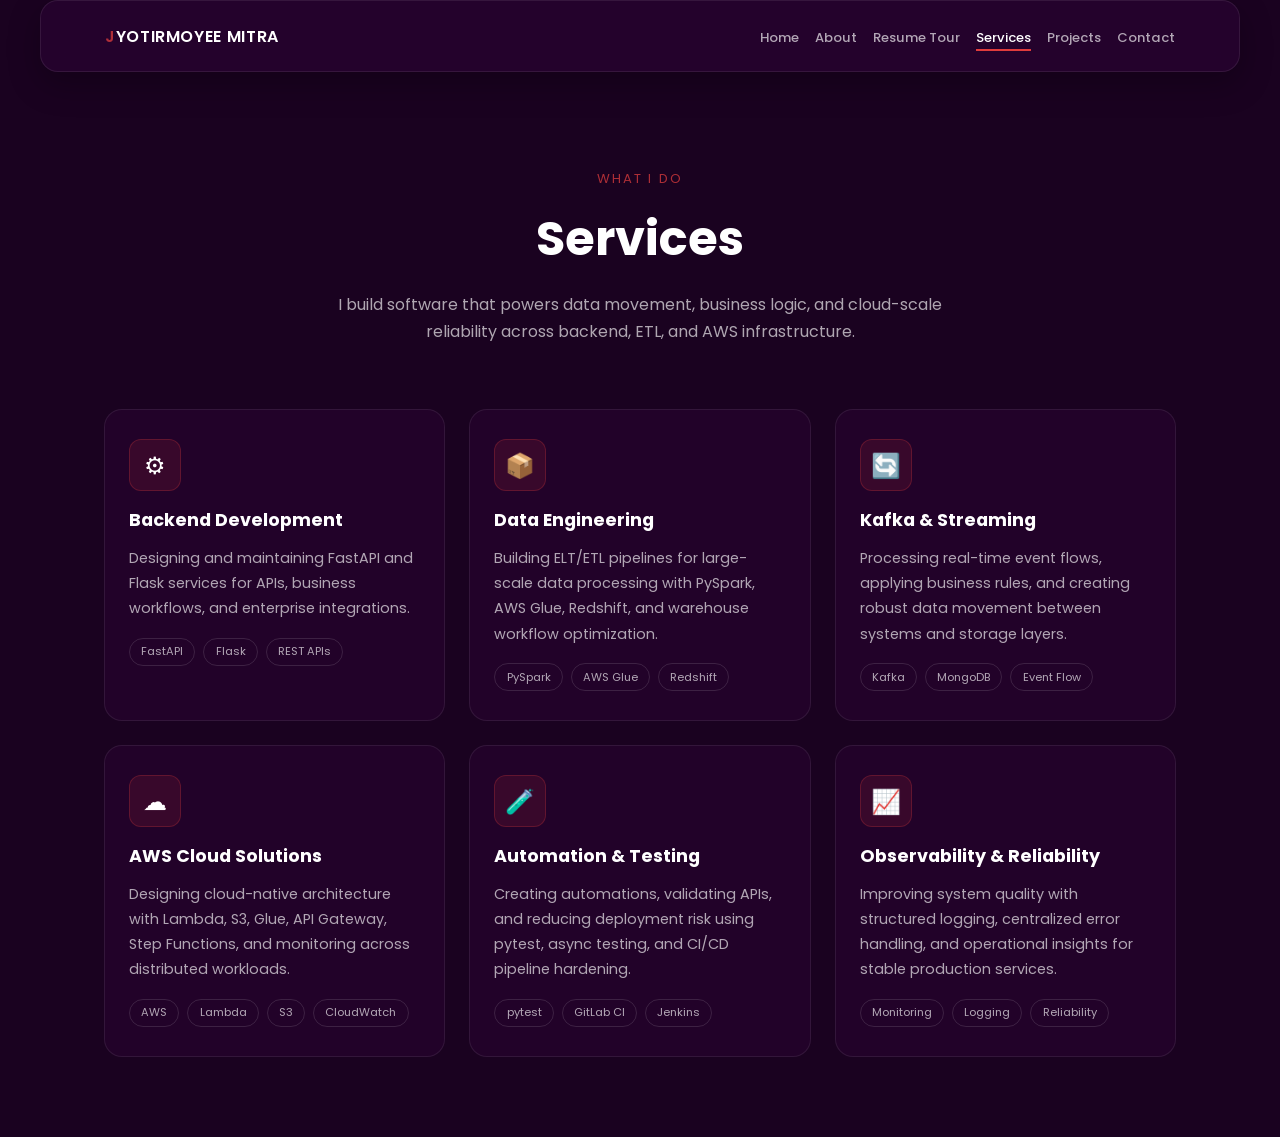
<file: PORTFOLIO/services.html>
<!DOCTYPE html>
<html lang="en">
<head>
    <meta charset="UTF-8">
    <meta name="viewport" content="width=device-width, initial-scale=1.0">
    <title>Python Backend &amp; Data Engineering | Jyotirmoyee Mitra</title>
    <meta name="description" content="Explore Python backend, API development, AWS ETL, Kafka streaming, and data engineering services from Jyotirmoyee Mitra.">
    <meta name="author" content="Jyotirmoyee Mitra">
    <meta name="robots" content="index, follow">
    <link rel="canonical" href="https://jyotirmoyeemitra.netlify.app/PORTFOLIO/services.html">
    <meta property="og:type" content="website">
    <meta property="og:site_name" content="Jyotirmoyee Mitra Portfolio">
    <meta property="og:title" content="Python Backend &amp; Data Engineering | Jyotirmoyee Mitra">
    <meta property="og:description" content="Python APIs, AWS data pipelines, Kafka workflows, and backend automation.">
    <meta property="og:url" content="https://jyotirmoyeemitra.netlify.app/PORTFOLIO/services.html">
    <meta property="og:image" content="https://jyotirmoyeemitra.netlify.app/PORTFOLIO/bg.jpg">
    <meta name="twitter:card" content="summary_large_image">
    <meta name="twitter:title" content="Backend and Data Engineering | Jyotirmoyee Mitra">
    <meta name="twitter:description" content="Python APIs, AWS data pipelines, Kafka workflows, and backend automation.">
    <meta name="twitter:image" content="https://jyotirmoyeemitra.netlify.app/PORTFOLIO/bg.jpg">
    <link rel="preconnect" href="https://fonts.googleapis.com">
    <link rel="preconnect" href="https://fonts.gstatic.com" crossorigin>
    <link href="https://fonts.googleapis.com/css2?family=Poppins:wght@300;400;500;600;700&display=swap" rel="stylesheet">
    <style>
        :root {
            --bg-dark: #1a0220;
            --bg-card: #220229;
            --accent: #e03c3c;
            --accent-muted: rgba(221, 61, 61, 0.75);
            --text: #ffffff;
            --text-muted: rgba(255, 255, 255, 0.65);
            --border: rgba(255, 255, 255, 0.08);
            --transition: 0.3s ease;
        }

        * { box-sizing: border-box; }
        html { scroll-behavior: smooth; }
        body {
            margin: 0;
            background: var(--bg-dark);
            color: var(--text);
            font-family: 'Poppins', sans-serif;
        }

        nav {
            position: sticky;
            top: 18px;
            display: flex;
            justify-content: space-between;
            align-items: center;
            width: min(1200px, calc(100% - 32px));
            margin: 0 auto;
            padding: 0 5%;
            height: 72px;
            background: rgba(40, 3, 48, 0.82);
            border: 1px solid rgba(255, 255, 255, 0.08);
            backdrop-filter: blur(12px);
            border-radius: 18px;
            box-shadow: 0 12px 32px rgba(0, 0, 0, 0.25);
        }

        .nav-logo {
            font-size: 1.15rem;
            font-weight: 600;
            text-transform: uppercase;
            text-decoration: none;
            color: var(--text);
            letter-spacing: 0.04em;
        }

        .nav-logo .accent { color: var(--accent-muted); }

        nav ul {
            display: flex;
            gap: 2rem;
            list-style: none;
            margin: 0;
            padding: 0;
        }

        nav ul a {
            text-decoration: none;
            color: var(--text-muted);
            font-size: 0.9rem;
            font-weight: 500;
            position: relative;
            transition: color var(--transition);
        }

        nav ul a::after {
            content: '';
            position: absolute;
            bottom: -4px;
            left: 0;
            width: 0;
            height: 2px;
            background: var(--accent);
            transition: width var(--transition);
        }

        nav ul a:hover, nav ul a.active { color: var(--text); }
        nav ul a:hover::after, nav ul a.active::after { width: 100%; }

        .page-header {
            text-align: center;
            padding: 5rem 8% 2rem;
        }

        .page-header .label {
            font-size: 0.82rem;
            letter-spacing: 0.14em;
            text-transform: uppercase;
            color: var(--accent-muted);
            margin-bottom: 0.8rem;
        }

        .page-header h1 {
            font-size: clamp(2.1rem, 4vw, 3rem);
            margin: 0;
        }

        .page-header p {
            max-width: 620px;
            margin: 1rem auto 0;
            color: var(--text-muted);
            line-height: 1.7;
        }

        .services-grid {
            display: grid;
            grid-template-columns: repeat(auto-fit, minmax(260px, 1fr));
            gap: 1.5rem;
            padding: 2rem 8% 5rem;
        }

        .service-card {
            background: var(--bg-card);
            border: 1px solid var(--border);
            border-radius: 18px;
            padding: 1.8rem 1.5rem;
            transition: transform var(--transition), border-color var(--transition), box-shadow var(--transition);
        }

        .service-card:hover {
            transform: translateY(-4px);
            border-color: rgba(221,61,61,0.35);
            box-shadow: 0 12px 36px rgba(0,0,0,0.35);
        }

        .service-icon {
            width: 52px;
            height: 52px;
            border-radius: 12px;
            display: flex;
            align-items: center;
            justify-content: center;
            font-size: 1.5rem;
            background: rgba(221, 61, 61, 0.12);
            border: 1px solid rgba(221,61,61,0.25);
            margin-bottom: 1rem;
        }

        .service-card h3 {
            margin: 0 0 0.8rem;
            font-size: 1.1rem;
        }

        .service-card p {
            margin: 0;
            color: var(--text-muted);
            line-height: 1.75;
            font-size: 0.9rem;
        }

        .service-tags {
            display: flex;
            flex-wrap: wrap;
            gap: 0.5rem;
            margin-top: 1rem;
        }

        .service-tags span {
            border: 1px solid rgba(255,255,255,0.12);
            border-radius: 999px;
            padding: 0.3rem 0.7rem;
            font-size: 0.7rem;
            color: var(--text-muted);
        }

    </style>
    <link rel="stylesheet" href="site-refinements.css">
    <script src="navigation.js" defer></script>
</head>
<body>
    <header>
        <nav>
            <a href="Jyotirmoyee_Mitra_Resume_.pdf" target="_blank" class="nav-logo">
                <span class="accent">J</span>yotirmoyee Mitra
            </a>
            <button class="nav-toggle" type="button" aria-label="Open navigation" aria-expanded="false" aria-controls="primary-nav">
                <span></span><span></span><span></span>
            </button>
            <ul id="primary-nav">
                <li><a href="index.html">Home</a></li>
                <li><a href="about.html">About</a></li>
                <li><a href="resume-tour.html">Resume Tour</a></li>
                <li><a href="services.html" class="active">Services</a></li>
                <li><a href="project.html">Projects</a></li>
                <li><a href="contact.html">Contact</a></li>
            </ul>
        </nav>
    </header>

    <main>
        <section class="page-header">
            <p class="label">What I do</p>
            <h1>Services</h1>
            <p>I build software that powers data movement, business logic, and cloud-scale reliability across backend, ETL, and AWS infrastructure.</p>
        </section>

        <section class="services-grid">
            <article class="service-card">
                <div class="service-icon">⚙</div>
                <h3>Backend Development</h3>
                <p>Designing and maintaining FastAPI and Flask services for APIs, business workflows, and enterprise integrations.</p>
                <div class="service-tags">
                    <span>FastAPI</span>
                    <span>Flask</span>
                    <span>REST APIs</span>
                </div>
            </article>

            <article class="service-card">
                <div class="service-icon">📦</div>
                <h3>Data Engineering</h3>
                <p>Building ELT/ETL pipelines for large-scale data processing with PySpark, AWS Glue, Redshift, and warehouse workflow optimization.</p>
                <div class="service-tags">
                    <span>PySpark</span>
                    <span>AWS Glue</span>
                    <span>Redshift</span>
                </div>
            </article>

            <article class="service-card">
                <div class="service-icon">🔄</div>
                <h3>Kafka & Streaming</h3>
                <p>Processing real-time event flows, applying business rules, and creating robust data movement between systems and storage layers.</p>
                <div class="service-tags">
                    <span>Kafka</span>
                    <span>MongoDB</span>
                    <span>Event Flow</span>
                </div>
            </article>

            <article class="service-card">
                <div class="service-icon">☁</div>
                <h3>AWS Cloud Solutions</h3>
                <p>Designing cloud-native architecture with Lambda, S3, Glue, API Gateway, Step Functions, and monitoring across distributed workloads.</p>
                <div class="service-tags">
                    <span>AWS</span>
                    <span>Lambda</span>
                    <span>S3</span>
                    <span>CloudWatch</span>
                </div>
            </article>

            <article class="service-card">
                <div class="service-icon">🧪</div>
                <h3>Automation & Testing</h3>
                <p>Creating automations, validating APIs, and reducing deployment risk using pytest, async testing, and CI/CD pipeline hardening.</p>
                <div class="service-tags">
                    <span>pytest</span>
                    <span>GitLab CI</span>
                    <span>Jenkins</span>
                </div>
            </article>

            <article class="service-card">
                <div class="service-icon">📈</div>
                <h3>Observability & Reliability</h3>
                <p>Improving system quality with structured logging, centralized error handling, and operational insights for stable production services.</p>
                <div class="service-tags">
                    <span>Monitoring</span>
                    <span>Logging</span>
                    <span>Reliability</span>
                </div>
            </article>
        </section>
    </main>
</body>
</html>
</file>
<file: PORTFOLIO/site-refinements.css>
.nav-logo {
    flex: 0 0 auto;
    font-size: 1rem;
    white-space: nowrap;
}

nav ul#primary-nav {
    flex: 0 0 auto;
    gap: 1rem;
}

nav ul#primary-nav li { flex: 0 0 auto; }
nav ul#primary-nav a { font-size: 0.82rem; white-space: nowrap; }

.nav-toggle {
    display: none;
    flex: 0 0 auto;
    width: 42px;
    height: 42px;
    align-items: center;
    justify-content: center;
    flex-direction: column;
    gap: 4px;
    border: 1px solid rgba(255, 255, 255, 0.16);
    border-radius: 10px;
    background: transparent;
    cursor: pointer;
}

.nav-toggle span {
    width: 18px;
    height: 2px;
    background: var(--text);
}

.nav-toggle:focus-visible {
    outline: 2px solid var(--accent);
    outline-offset: 3px;
}

.projects-header,
.projects-grid,
.cta,
.page-header,
.services-grid {
    width: min(1200px, calc(100% - 32px));
    margin-right: auto;
    margin-left: auto;
    padding-right: 5%;
    padding-left: 5%;
}

@media (max-width: 900px) {
    nav {
        z-index: 100;
        padding-right: 3%;
        padding-left: 3%;
    }

    .nav-logo { font-size: 0.9rem; }
    nav ul#primary-nav { gap: 0.55rem; }
    nav ul#primary-nav a { font-size: 0.72rem; }
}

@media (max-width: 800px) {
    nav { padding-right: 1rem; padding-left: 1rem; }
    .nav-toggle { display: flex; }

    nav ul#primary-nav {
        position: absolute;
        top: calc(100% + 10px);
        right: 0;
        left: 0;
        display: none;
        flex-direction: column;
        gap: 0;
        padding: 0.45rem;
        border: 1px solid rgba(255, 255, 255, 0.1);
        border-radius: 12px;
        background: rgba(40, 3, 48, 0.98);
        box-shadow: 0 16px 36px rgba(0, 0, 0, 0.35);
    }

    nav.is-menu-open ul#primary-nav { display: flex; }
    nav ul#primary-nav li a { display: block; padding: 0.75rem 0.8rem; font-size: 0.88rem; }
    nav ul#primary-nav a::after { display: none; }

    .hero {
        flex-direction: column;
        gap: 1.5rem;
        padding: 2rem 5% 3rem;
        text-align: center;
        min-height: unset;
    }

    .hero-image { width: min(180px, 48vw); }
    .hero-actions, .skill-strip { justify-content: center; }
    .hero-text .tagline { margin-inline: auto; }

    .about {
        flex-direction: column;
        gap: 1.5rem;
        padding: 2.5rem 5% 3rem;
        text-align: center;
        min-height: unset;
    }

    .about-image { width: min(220px, 58vw); }
    .about-actions, .tags { justify-content: center; }
}
</file>
